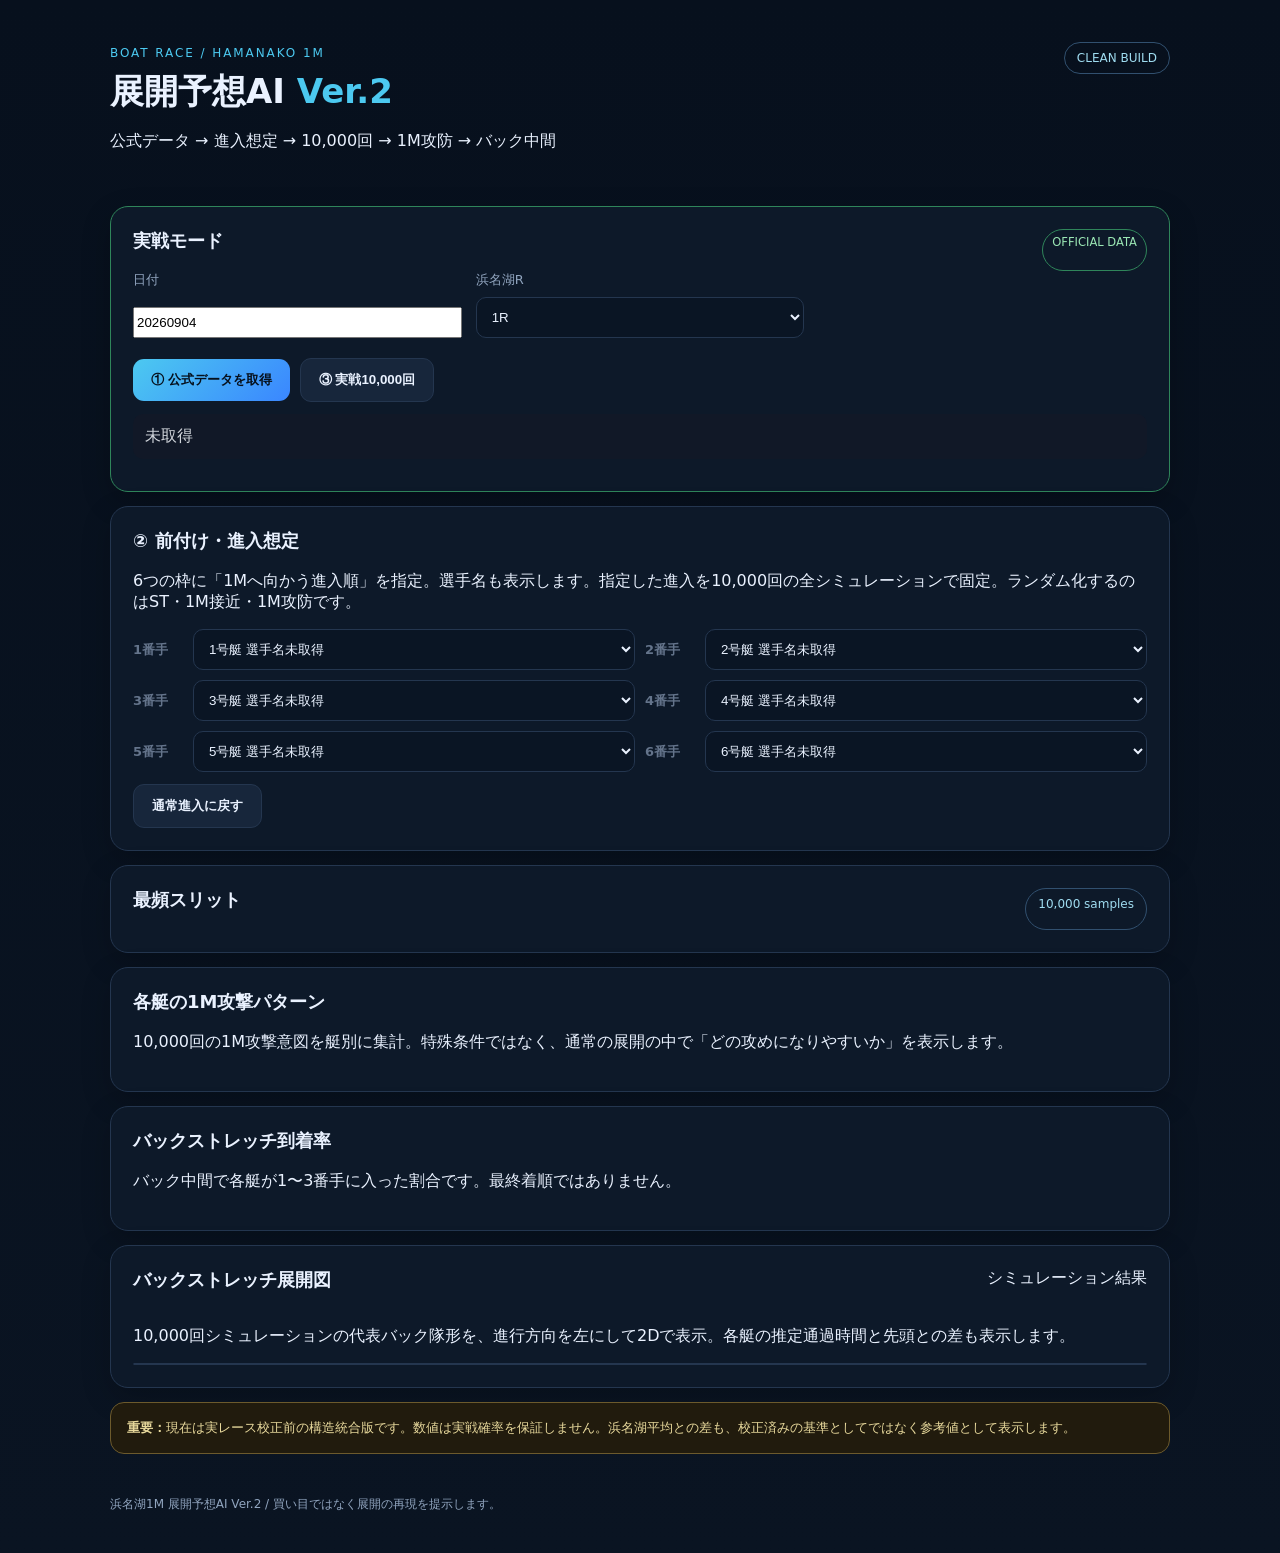
<file: index.html>
<!doctype html>
<html lang="ja"><head><meta charset="utf-8"><meta name="viewport" content="width=device-width,initial-scale=1"><meta name="theme-color" content="#0b1220"><title>浜名湖1M 展開予想AI Ver.2</title><link rel="stylesheet" href="style.css?v=clean1"></head>
<body><header><div><span class="eyebrow">BOAT RACE / HAMANAKO 1M</span><h1>展開予想AI <b>Ver.2</b></h1><p>公式データ → 進入想定 → 10,000回 → 1M攻防 → バック中間</p></div><span class="status">CLEAN BUILD</span></header>
<main>
<section class="panel livePanel"><div class="sectionHead"><h2>実戦モード</h2><span class="liveTag">OFFICIAL DATA</span></div>
<div class="grid controls"><label>日付<input id="liveDate" value="20260904" inputmode="numeric" maxlength="8"></label><label>浜名湖R<select id="liveRace"><option value="1">1R</option><option value="2">2R</option><option value="3">3R</option><option value="4">4R</option><option value="5">5R</option><option value="6">6R</option><option value="7">7R</option><option value="8">8R</option><option value="9">9R</option><option value="10">10R</option><option value="11">11R</option><option value="12">12R</option></select></label></div>
<div class="actions"><button id="livePrepare">① 公式データを取得</button><button id="liveSim" class="secondary" disabled>③ 実戦10,000回</button><span id="liveMsg"></span></div><div id="liveStatus" class="liveStatus">未取得</div><div id="liveBoats" class="liveBoats"></div></section>
<section class="panel"><h2>② 前付け・進入想定</h2><p class="hint">6つの枠に「1Mへ向かう進入順」を指定。選手名も表示します。指定した進入を10,000回の全シミュレーションで固定。ランダム化するのはST・1M接近・1M攻防です。</p><div id="entryOrder" class="entryOrder"></div><div class="entryActions"><button id="resetEntry" class="secondary">通常進入に戻す</button></div></section>
<section class="panel"><div class="sectionHead"><h2>最頻スリット</h2><span id="simBadge">10,000 samples</span></div><div id="summary" class="cards"></div></section>
<section class="panel"><h2>各艇の1M攻撃パターン</h2><p class="hint">10,000回の1M攻撃意図を艇別に集計。特殊条件ではなく、通常の展開の中で「どの攻めになりやすいか」を表示します。</p><div id="methods" class="boatMethods"></div></section>
<section class="panel"><h2>バックストレッチ到着率</h2><p class="hint">バック中間で各艇が1〜3番手に入った割合です。最終着順ではありません。</p><div id="bars"></div></section>
<section class="panel"><div class="sectionHead"><h2>バックストレッチ展開図</h2><span id="backBadge">シミュレーション結果</span></div><p class="hint">10,000回シミュレーションの代表バック隊形を、進行方向を左にして2Dで表示。各艇の推定通過時間と先頭との差も表示します。</p><div id="backDiagram" class="backDiagram"></div></section>
<section class="notice"><b>重要：</b>現在は実レース校正前の構造統合版です。数値は実戦確率を保証しません。浜名湖平均との差も、校正済みの基準としてではなく参考値として表示します。</section>
</main><footer>浜名湖1M 展開予想AI Ver.2 / 買い目ではなく展開の再現を提示します。</footer><script src="app.js?v=clean1"></script></body></html>
</file>
<file: style.css>
:root{--bg:#07101d;--panel:#0e1a2b;--line:#24364f;--text:#eaf2ff;--muted:#91a5bf;--accent:#4cc9f0;--accent2:#7c5cff}*{box-sizing:border-box}body{margin:0;background:linear-gradient(180deg,#07101d,#0a1422);color:var(--text);font-family:system-ui,-apple-system,BlinkMacSystemFont,"Noto Sans JP",sans-serif}header,main,footer{max-width:1100px;margin:auto}header{padding:42px 20px 24px;display:flex;justify-content:space-between;gap:20px;align-items:flex-start}.eyebrow{font-size:12px;color:var(--accent);letter-spacing:.16em}h1{margin:8px 0;font-size:34px}h1 b{color:var(--accent)}h2{font-size:18px;margin:0 0 18px}.status,#simBadge{border:1px solid #31506f;border-radius:999px;padding:8px 12px;color:#9fdcf0;font-size:12px}.panel{margin:14px 20px;padding:22px;border:1px solid var(--line);background:rgba(14,26,43,.9);border-radius:18px;box-shadow:0 10px 30px #0003}.grid{display:grid;grid-template-columns:repeat(3,1fr);gap:14px}.controls label{display:grid;gap:8px;color:var(--muted);font-size:13px}.controls input,.controls select{width:100%}select{background:#0a1524;color:var(--text);border:1px solid var(--line);padding:11px;border-radius:10px}input[type=range]{accent-color:var(--accent)}output{color:var(--text)}.actions{display:flex;align-items:center;gap:10px;margin-top:20px;flex-wrap:wrap}button{border:0;border-radius:11px;padding:12px 18px;background:linear-gradient(135deg,var(--accent),#3a86ff);color:#06101c;font-weight:800;cursor:pointer}.secondary{background:#17263b;color:var(--text);border:1px solid var(--line)}#msg{color:var(--muted);font-size:13px}.sectionHead{display:flex;justify-content:space-between;gap:10px}.cards{display:grid;grid-template-columns:repeat(4,1fr);gap:12px}.card{padding:16px;border:1px solid var(--line);border-radius:13px;background:#0a1524}.card .label{font-size:12px;color:var(--muted)}.card .value{font-size:22px;font-weight:800;margin-top:7px}.bar{margin:13px 0}.barTop{display:flex;justify-content:space-between;font-size:13px}.track{height:10px;background:#14243a;border-radius:999px;overflow:hidden;margin-top:6px}.fill{height:100%;background:linear-gradient(90deg,var(--accent2),var(--accent));border-radius:999px}.compare{overflow:auto}.compare table{width:100%;border-collapse:collapse;min-width:700px}.compare th,.compare td{padding:11px;border-bottom:1px solid var(--line);text-align:right}.compare th:first-child,.compare td:first-child{text-align:left}.notice{margin:14px 20px;padding:16px;border:1px solid #6c5a2c;background:#211b0d;color:#e8d99c;border-radius:14px;font-size:13px}footer{padding:28px 20px 40px;color:var(--muted);font-size:12px}@media(max-width:760px){header{padding-top:26px;display:block}.status{display:inline-block;margin-top:14px}.grid{grid-template-columns:1fr 1fr}.cards{grid-template-columns:1fr 1fr}}@media(max-width:480px){.grid,.cards{grid-template-columns:1fr}h1{font-size:28px}}

.liveTag{font-size:.72rem;border:1px solid #2f855a;border-radius:999px;padding:5px 9px;color:#9ae6b4}.liveStatus{margin-top:12px;padding:12px;border-radius:10px;background:#111827;color:#d1d5db}.liveBoats{display:grid;gap:6px;margin-top:10px}.liveBoat{padding:9px 10px;border:1px solid #253044;border-radius:8px;background:#0f172a}.liveBoat span{margin-left:6px;color:#93c5fd}.liveBoat small{display:block;color:#9ca3af;margin-top:3px}.livePanel{border-color:#2f855a}

.entryOrder{display:grid;grid-template-columns:repeat(2,minmax(0,1fr));gap:10px;margin-top:12px}.entrySlot{display:flex;align-items:center;gap:8px}.entrySlot span{min-width:52px;font-size:13px;font-weight:700;color:#64748b}.entrySlot select{flex:1;min-width:0}.entryActions{margin-top:12px}.entryActions button{width:auto}
@media(max-width:640px){.entryOrder{grid-template-columns:1fr}.entrySlot span{min-width:58px}}

.backDiagram{margin-top:10px;overflow:auto;border:1px solid var(--line);border-radius:14px;background:#081523}.diagramWrap{min-width:620px}.diagramWrap svg{display:block;width:100%;height:auto}.waterBox{fill:#0b2030;stroke:#29435d}.axisLabel{fill:#91a5bf;font-size:13px}.progressLine{stroke:#4cc9f0;stroke-width:3}.arrowHead{fill:#4cc9f0}.routeLine{stroke:#38516b;stroke-width:2;stroke-dasharray:5 5}.boatDot{stroke:#dcecff;stroke-width:2}.boatText{fill:#06101c;font-weight:900;font-size:17px}.boatTime{fill:#dcecff;font-size:11px;font-weight:700}.boat1{fill:#f7f7f7}.boat2{fill:#111827}.boat2+.boatText{fill:#fff}.boat3{fill:#ef4444}.boat4{fill:#f59e0b}.boat5{fill:#22c55e}.boat6{fill:#3b82f6}.diagramInfo{display:flex;justify-content:space-between;gap:10px;padding:12px 4px 2px;color:var(--muted);font-size:13px}.diagramInfo b{color:var(--text)}

.stGrid{display:grid;grid-template-columns:1fr 1fr;gap:6px;font-size:14px}.stGrid span{padding:7px 8px;border:1px solid var(--line);border-radius:8px;background:#0d1a29}
.methodCard,.backRateCard{border:1px solid var(--line);border-radius:14px;padding:14px 16px;margin:0 0 12px;background:rgba(255,255,255,.025)}
.methodCard:last-child,.backRateCard:last-child{margin-bottom:0}.boatIdentity{display:flex;align-items:center;gap:10px;min-width:0}.boatIdentity>div{display:flex;flex-direction:column;gap:3px}.boatIdentity small{color:var(--muted);font-size:11px}.boatBadge{width:34px;height:34px;border-radius:50%;display:inline-flex;align-items:center;justify-content:center;font-weight:900;flex:0 0 34px;border:2px solid #dcecff}.boat1{background:#f7f7f7;color:#06101c}.boat2{background:#111827;color:#fff}.boat3{background:#ef4444;color:#fff}.boat4{background:#f59e0b;color:#06101c}.boat5{background:#22c55e;color:#06101c}.boat6{background:#3b82f6;color:#fff}.patternList{display:flex;flex-wrap:wrap;gap:8px;margin-top:12px}.pattern{padding:7px 10px;border-radius:9px;background:#0b1725;border:1px solid var(--line);font-size:13px}.pattern.main{font-weight:800}.backRateHead{display:flex;justify-content:space-between;align-items:center;gap:12px}.backRateHead>strong{font-size:18px}.rateGrid{display:grid;grid-template-columns:repeat(3,1fr);gap:8px;margin:12px 0}.rateGrid div{display:flex;flex-direction:column;gap:3px;padding:9px 10px;border-radius:9px;background:#0b1725}.rateGrid span{font-size:11px;color:var(--muted)}.rateGrid b{font-size:15px}.boatGap{fill:#9fb2c8;font-size:11px;font-weight:700}.diagramLegend{color:var(--muted);font-size:11px;padding:8px 4px 0}.backDiagram .boatDot{stroke:#dcecff;stroke-width:2}.backDiagram .boatText{fill:#06101c;font-weight:900;font-size:17px}.backDiagram .boat2.boatDot,.backDiagram .boat6.boatDot,.backDiagram .boat3.boatDot{color:#fff}.backDiagram .boatTime{fill:#dcecff;font-size:11px;font-weight:700}

/* v8: standard BOAT RACE colors and aligned decision-method layout */
.boatBadge.boat1,.miniBoat.boat1,.backDiagram .boatDot.boat1{background:#fff;fill:#fff;color:#111}
.boatBadge.boat2,.miniBoat.boat2,.backDiagram .boatDot.boat2{background:#111;fill:#111;color:#fff}
.boatBadge.boat3,.miniBoat.boat3,.backDiagram .boatDot.boat3{background:#e53935;fill:#e53935;color:#fff}
.boatBadge.boat4,.miniBoat.boat4,.backDiagram .boatDot.boat4{background:#1976d2;fill:#1976d2;color:#fff}
.boatBadge.boat5,.miniBoat.boat5,.backDiagram .boatDot.boat5{background:#f5c400;fill:#f5c400;color:#111}
.boatBadge.boat6,.miniBoat.boat6,.backDiagram .boatDot.boat6{background:#2e9d4d;fill:#2e9d4d;color:#fff}
.boatBadge{border-color:#cbd5e1}.methodTable{display:grid;gap:8px}.methodRow{display:grid;grid-template-columns:150px repeat(6,minmax(90px,1fr));gap:8px;align-items:stretch}.methodHeader{padding-bottom:4px}.methodName,.methodBoat,.methodCell{border:1px solid var(--line);border-radius:10px;background:#0b1725;padding:9px 8px}.methodName{display:flex;align-items:center}.methodBoat{display:flex;align-items:center;gap:6px;min-width:0}.methodBoat b{font-size:12px;white-space:nowrap;overflow:hidden;text-overflow:ellipsis}.methodBoat small{display:none;color:var(--muted)}.methodCell{display:flex;align-items:center;justify-content:center;gap:7px}.methodCell b{font-size:14px}.miniBoat{width:24px;height:24px;border-radius:50%;display:inline-flex;align-items:center;justify-content:center;font-weight:900;font-size:12px;flex:0 0 24px}.methodHeader .boatBadge{width:28px;height:28px;flex-basis:28px}.backRateCard{padding:16px 18px}.backRateHead{margin-bottom:2px}
@media(max-width:820px){.methodRow{grid-template-columns:105px repeat(6,82px);min-width:620px}.methodTable{overflow-x:auto;padding-bottom:4px}.methodBoat b{font-size:11px}.methodName{font-size:12px}}

.methodTitle{display:flex;justify-content:space-between;align-items:center;gap:12px;padding:12px 14px;border-bottom:1px solid var(--line,#ddd);background:rgba(0,0,0,.025)}
.methodTitle span{font-size:12px;opacity:.72}
.methodTable{overflow-x:auto}
.methodRow{min-width:720px}
.methodBoat b{display:block;white-space:nowrap;overflow:hidden;text-overflow:ellipsis;max-width:92px}
@media(max-width:700px){.methodTitle{align-items:flex-start;flex-direction:column}.methodTitle span{font-size:11px}.methodRow{min-width:660px}.methodBoat b{max-width:72px;font-size:11px}}
</file>
